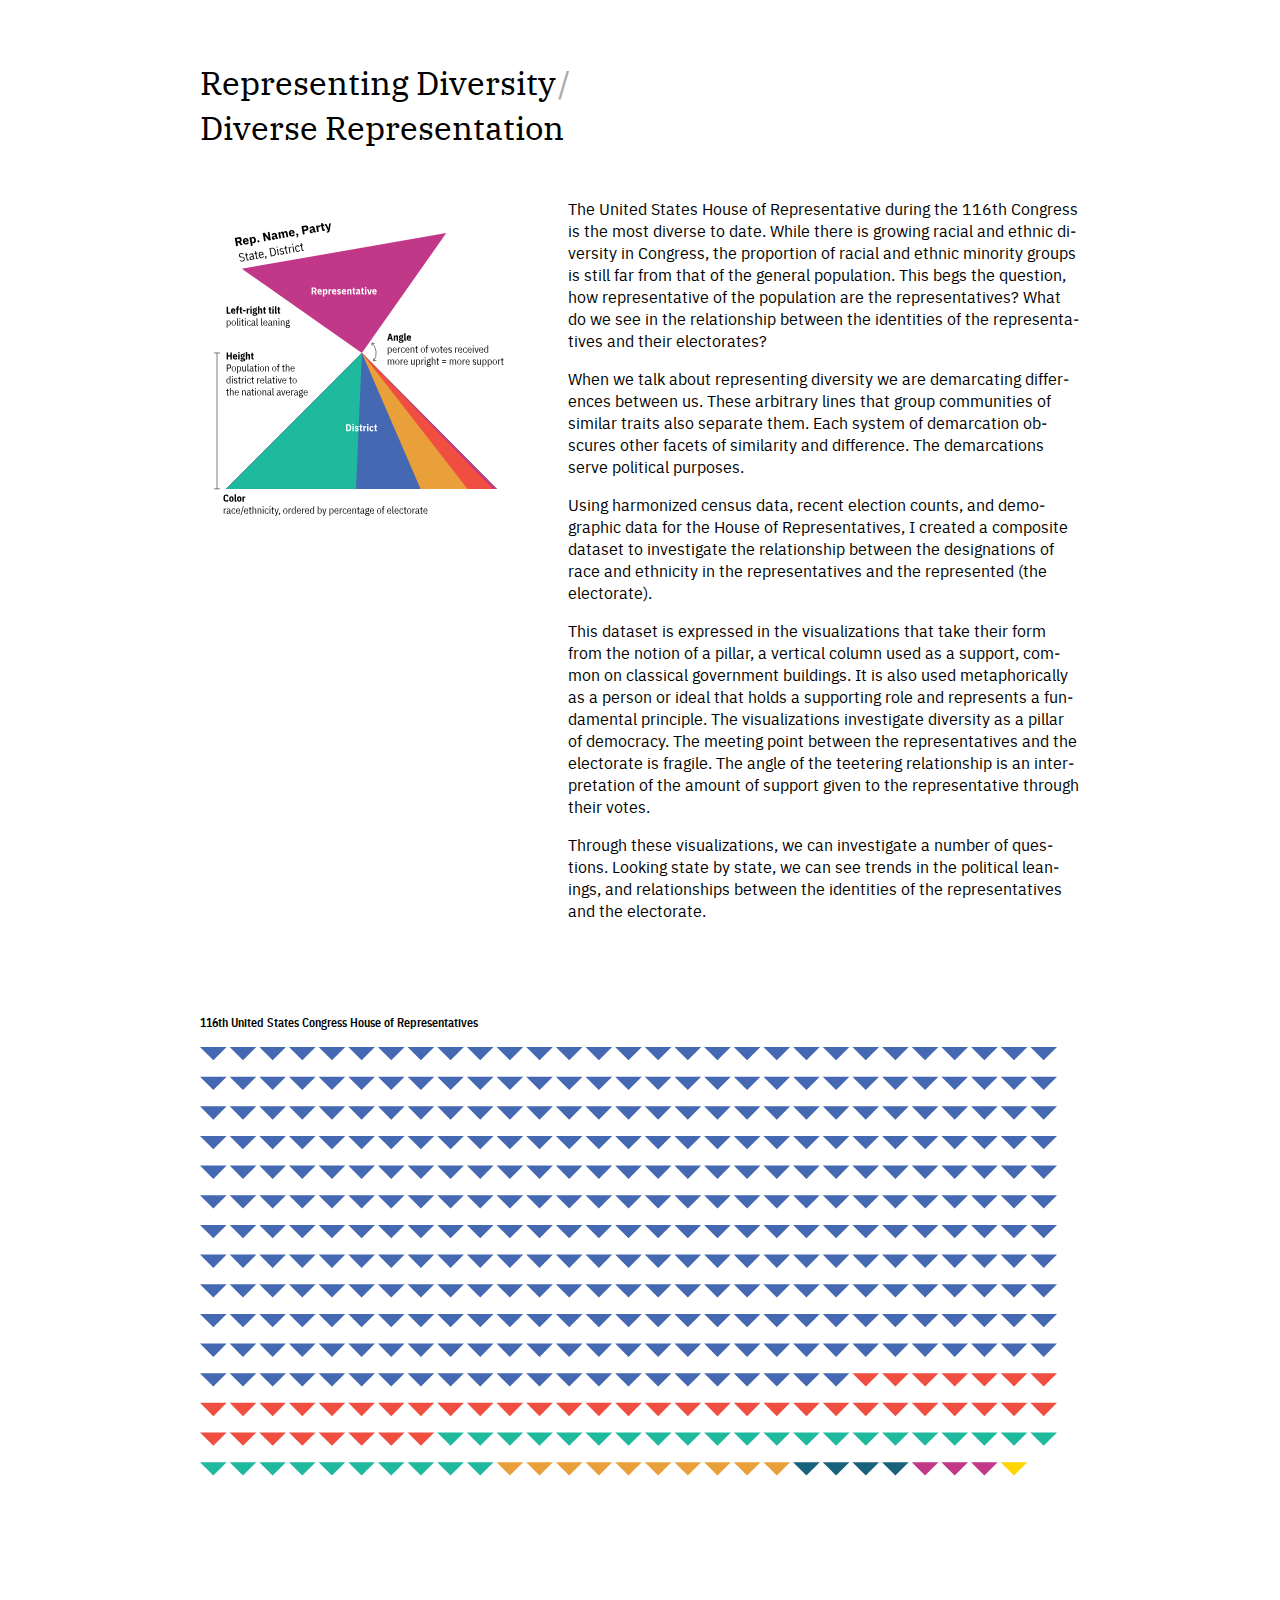
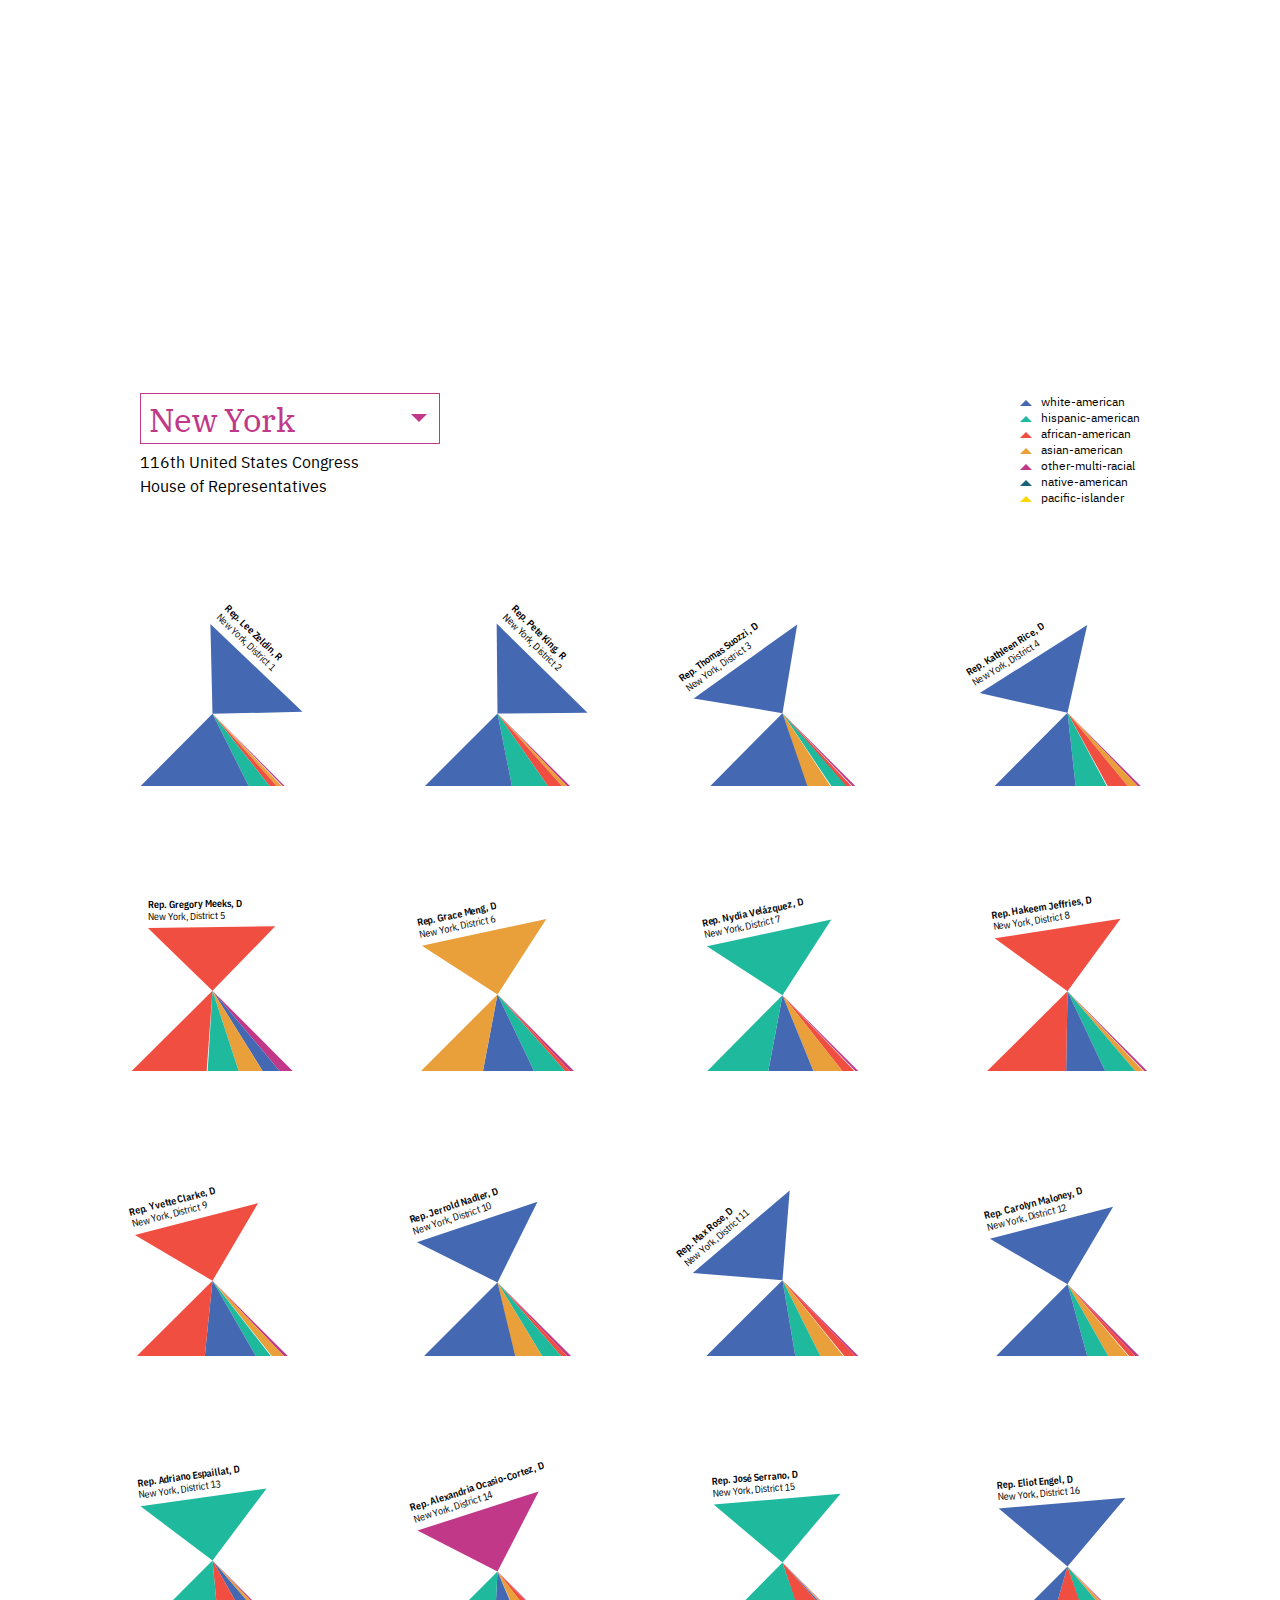
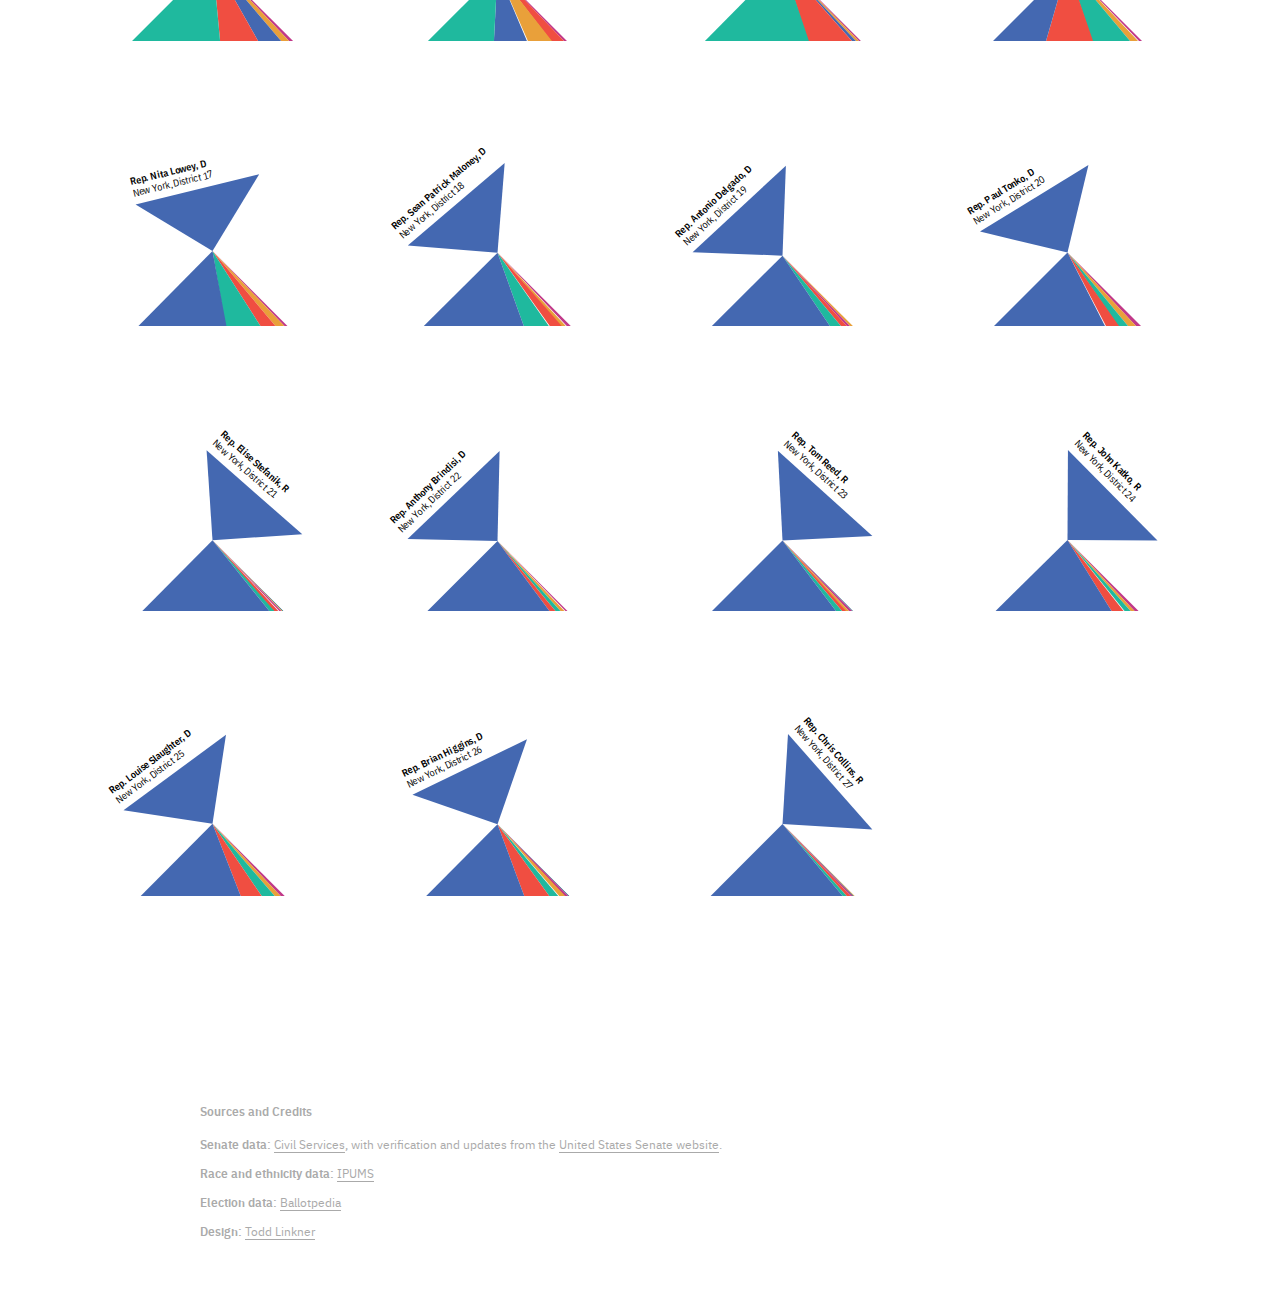
<file: index.html>
<!DOCTYPE html>
<html lang="en">

<head>
	<meta charset="UTF-8">
	<title>Representing Diversity/Diverse Representation</title>
	<link rel="stylesheet" href="./style.css">
	<link rel="stylesheet" href="./font/font.css">
	<!-- Global site tag (gtag.js) - Google Analytics -->
	<script async src="https://www.googletagmanager.com/gtag/js?id=UA-139880014-1"></script>
	<script>
	  window.dataLayer = window.dataLayer || [];
	  function gtag(){dataLayer.push(arguments);}
	  gtag('js', new Date());
	  gtag('config', 'UA-139880014-1');
	</script>
</head>
<header class="header">
	<h1 class="title">Representing Diversity<span>/</span><br>Diverse Representation</h1>
	<div class="columns">
		<div class="col">
			<p>The United States House of Representative during the 116th Congress is the most diverse to date. While there is growing racial and ethnic diversity in Congress, the proportion of racial and ethnic minority groups is still far from that of the general population. This begs the question, how representative of the population are the representatives? What do we see in the relationship between the identities of the representatives and their electorates?</p>
			<p>When we talk about representing diversity we are demarcating differences between us. These arbitrary lines that group communities of similar traits also separate them. Each system of demarcation obscures other facets of similarity and difference. The demarcations serve political purposes.</p>
			<p>Using harmonized census data, recent election counts, and demographic data for the House of Representatives, I created a composite dataset to investigate the relationship between the designations of race and ethnicity in the representatives and the represented (the electorate).</p>
			<p>This dataset is expressed in the visualizations that take their form from the notion of a pillar, a vertical column used as a support, common on classical government buildings. It is also used metaphorically as a person or ideal that holds a supporting role and represents a fundamental principle. The visualizations investigate diversity as a pillar of democracy. The meeting point between the representatives and the electorate is fragile. The angle of the teetering relationship is an interpretation of the amount of support given to the representative through their votes.</p>
			<p>Through these visualizations, we can investigate a number of questions. Looking state by state, we can see trends in the political leanings, and relationships between the identities of the representatives and the electorate.</p>
	</div>
		<div class="col">
			<img src="img/diagram.svg" width="320px" height="320px" alt="Explanatory Diagram" />
		</div>
	</div>
</header>
<div class="layout">
	<div class="intro">
		<div class="us-chart"></div>
	</div>
	<div class="body">
		<div class="state-control">
			<ul class="legend">
				<li><span class="legend-dot" style="background:#4468B1"></span> white-american</li>
				<li><span class="legend-dot" style="background:#1FB99E"></span> hispanic-american</li>
				<li><span class="legend-dot" style="background:#F04E41"></span> african-american</li>
				<li><span class="legend-dot" style="background:#E9A03A"></span> asian-american</li>
				<li><span class="legend-dot" style="background:#C13889"></span> other-multi-racial</li>
				<li><span class="legend-dot" style="background:#19627C"></span> native-american</li>
				<li><span class="legend-dot" style="background:#FFD602"></span> pacific-islander</li>
			</ul>
			<div class="ui-select"> </div>
			<label class="ui-label" for="state-ui"> 116th United States Congress
				<br> House of Representatives </label>
		</div>
		<div class="state-plot"></div>
	</div>
</div>
<footer class="footer">
	<h4>Sources and Credits</h4>
	<p><b>Senate data:</b> <a href="https://github.com/CivilServiceUSA/us-senate">Civil Services</a>, with verification and updates from the <a href="https://www.senate.gov">United States Senate website</a>.</p>
	<p><b>Race and ethnicity data:</b> <a href="https://www.ipums.org">IPUMS</a></p>
	<p><b>Election data:</b> <a href="https://ballotpedia.org">Ballotpedia</a> </p>
	<p><b>Design:</b> <a href="//tlda.co">Todd Linkner</a></p>
</footer>

<body>
	<script src='./lib/ScrollMagic.min.js'></script>
	<script src="./lib/debug.addIndicators.min.js"></script>
	<script src="./lib/d3.min.js"></script>
	<script src="./script.js"></script>
</body>

</html>
</file>
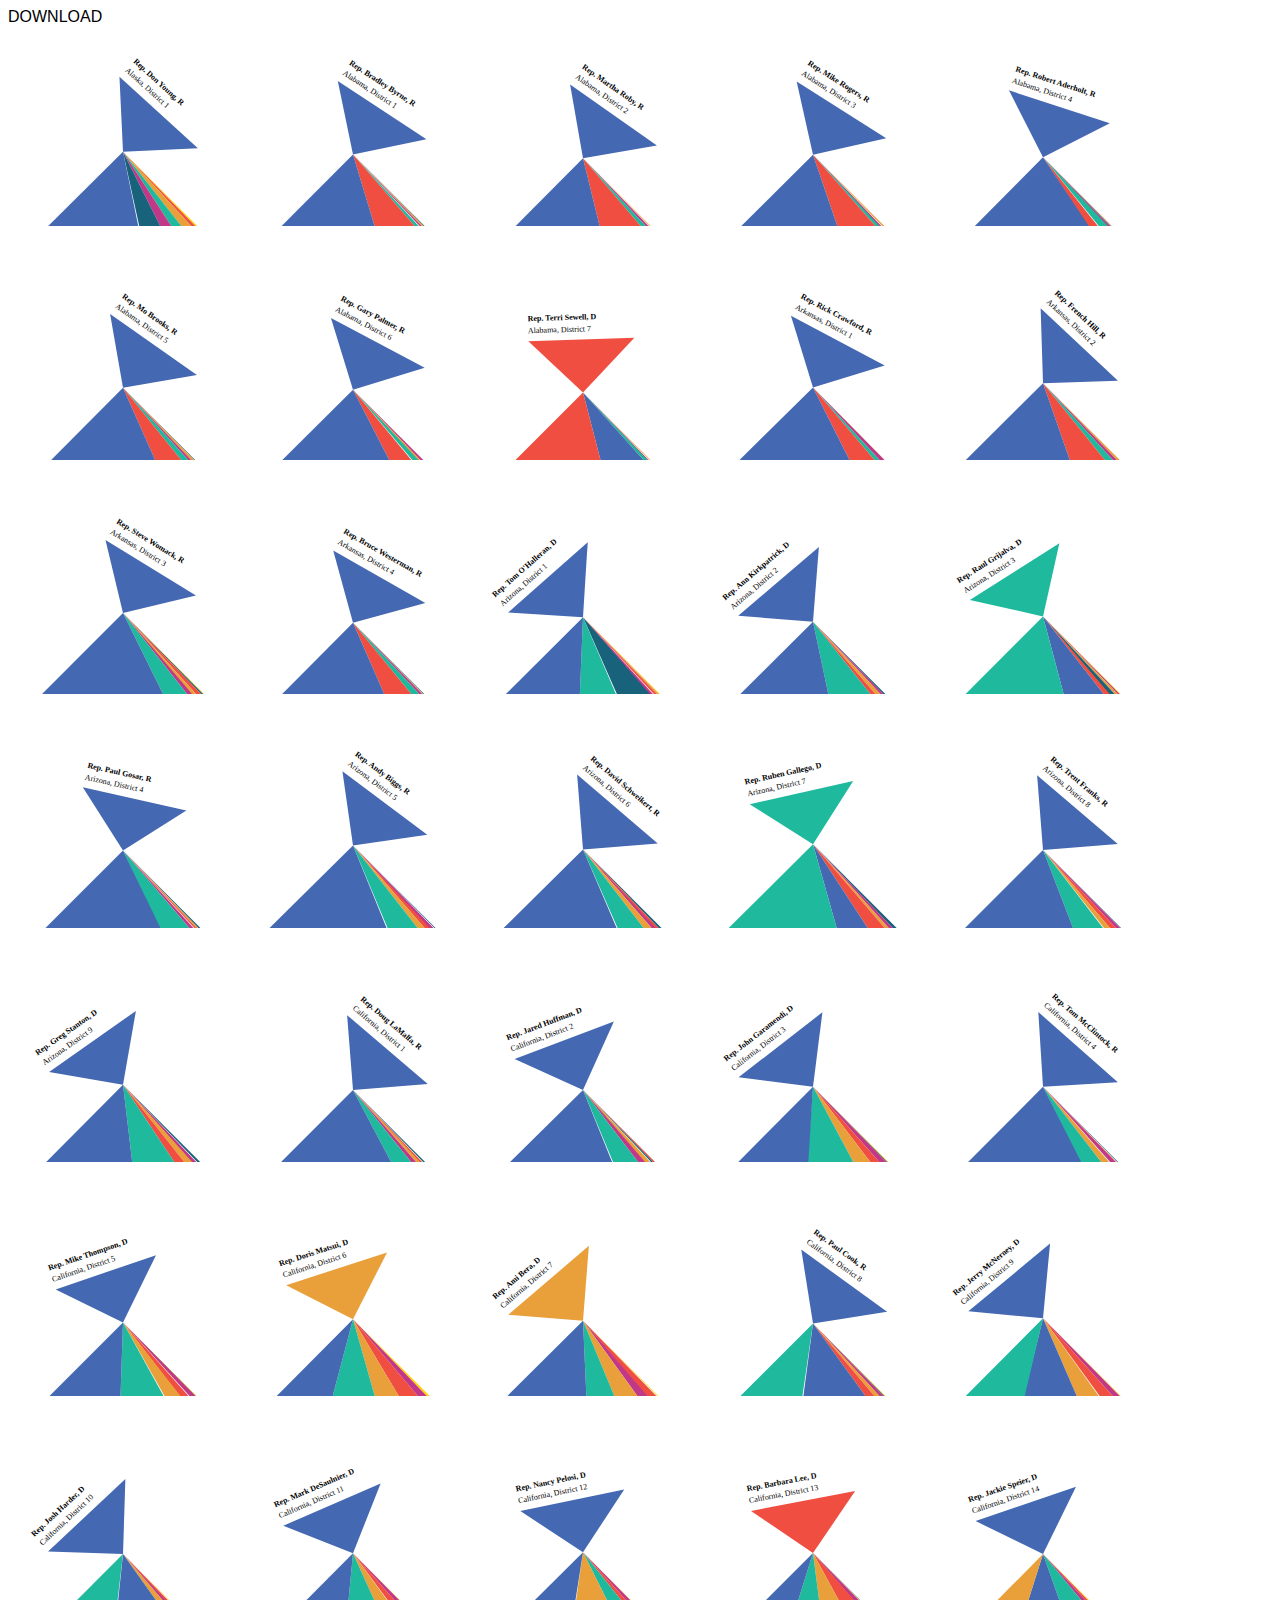
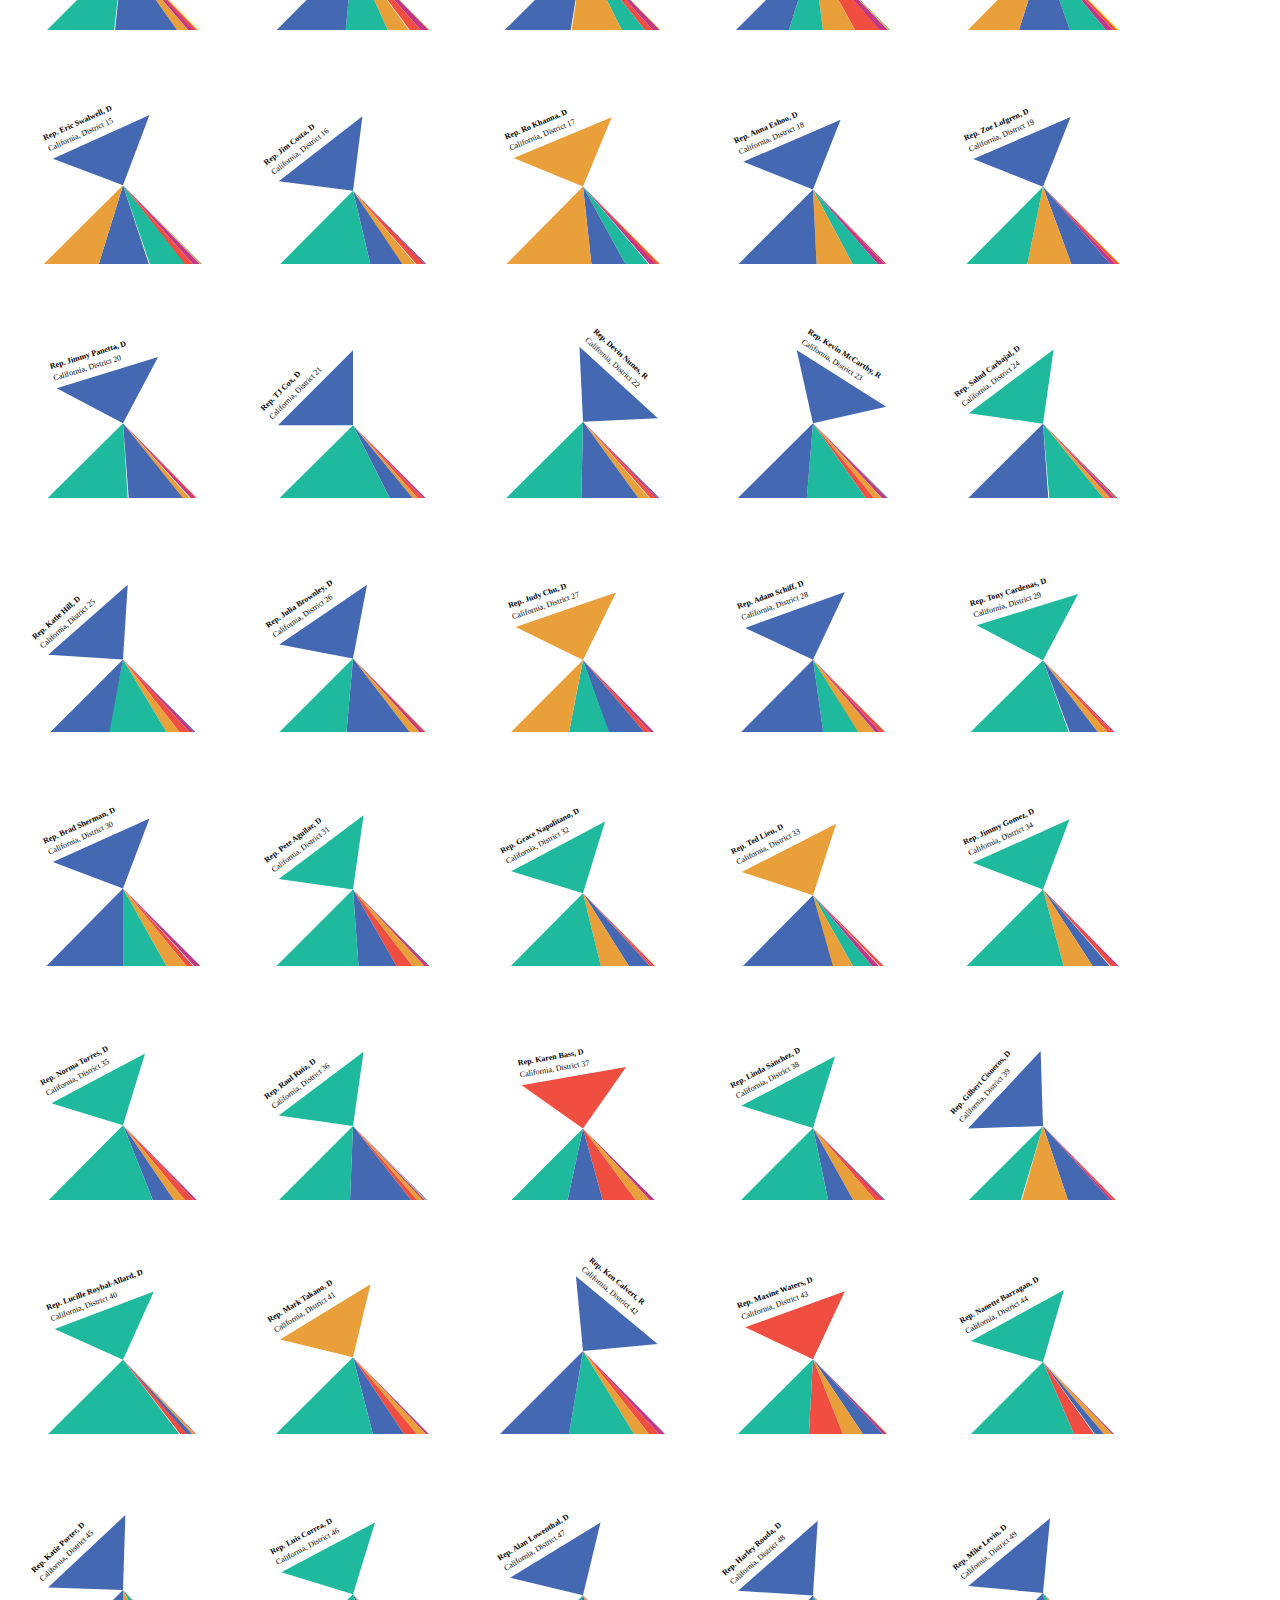
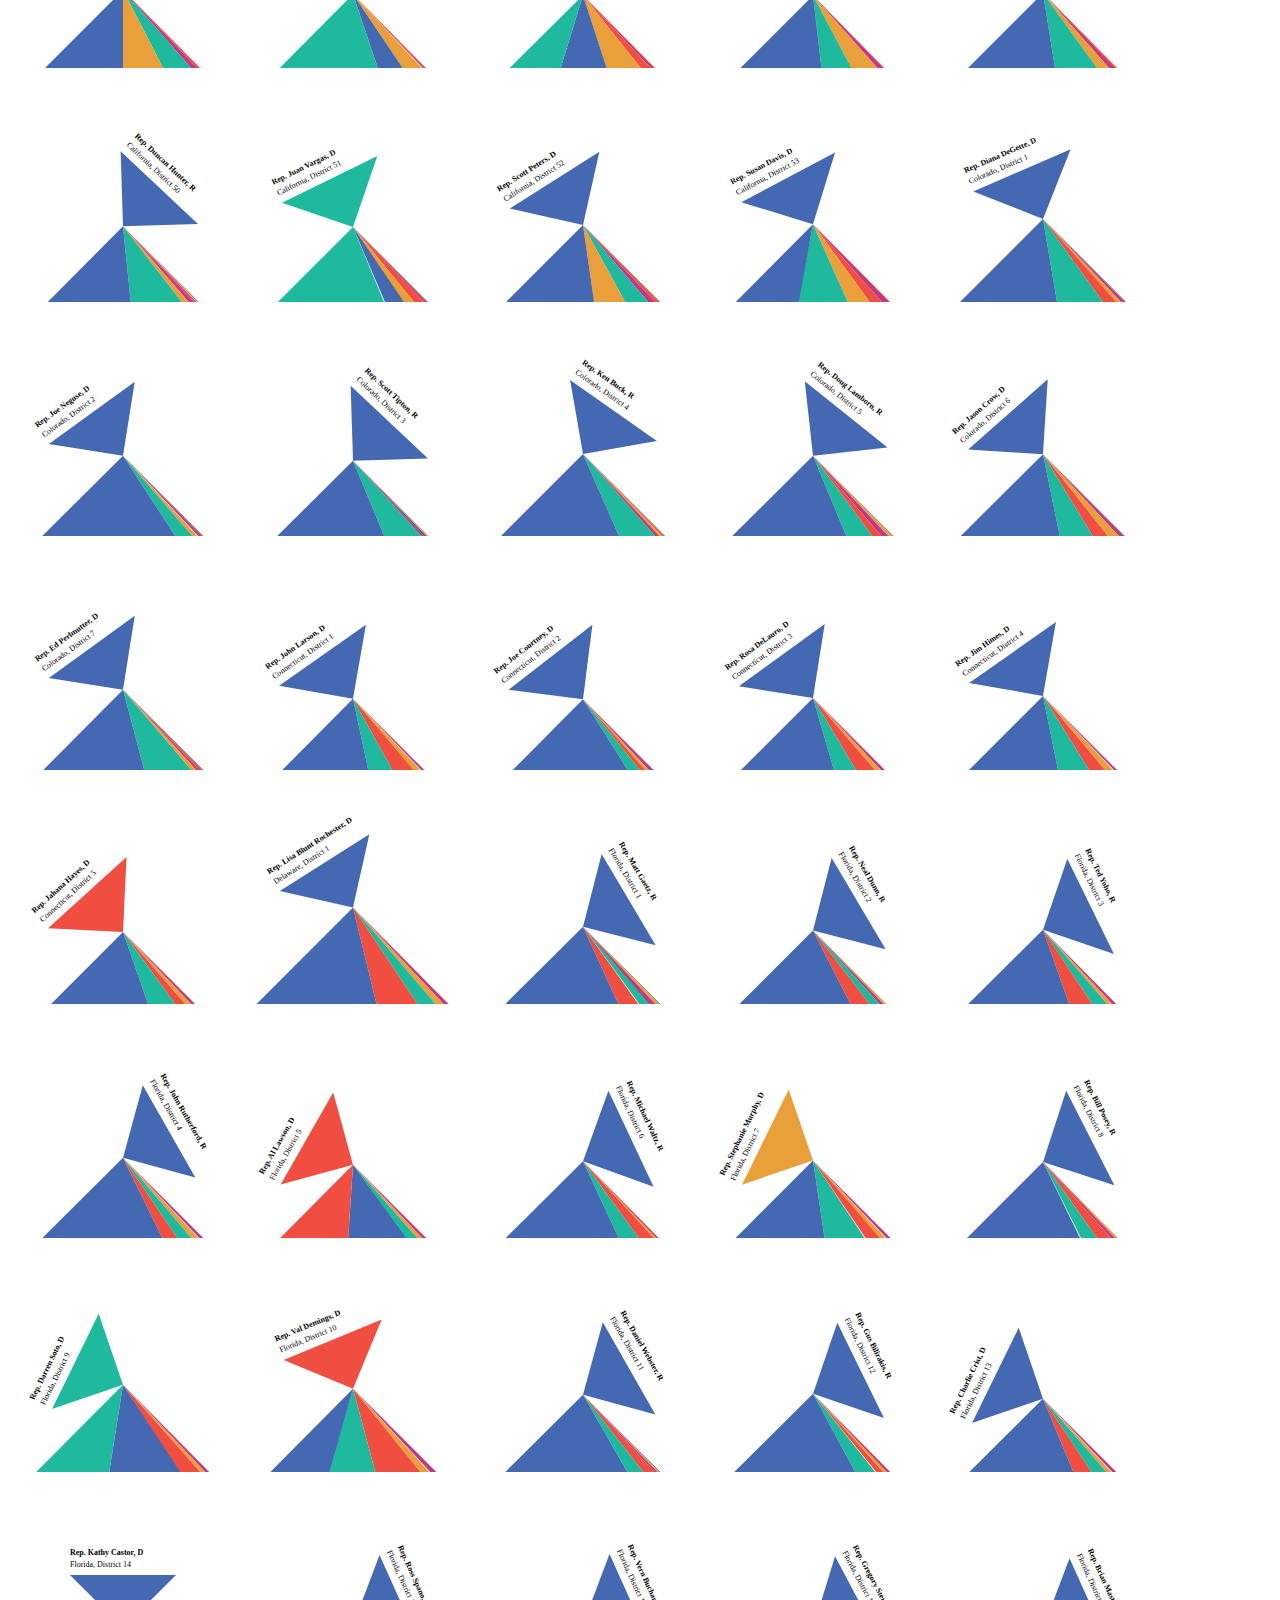
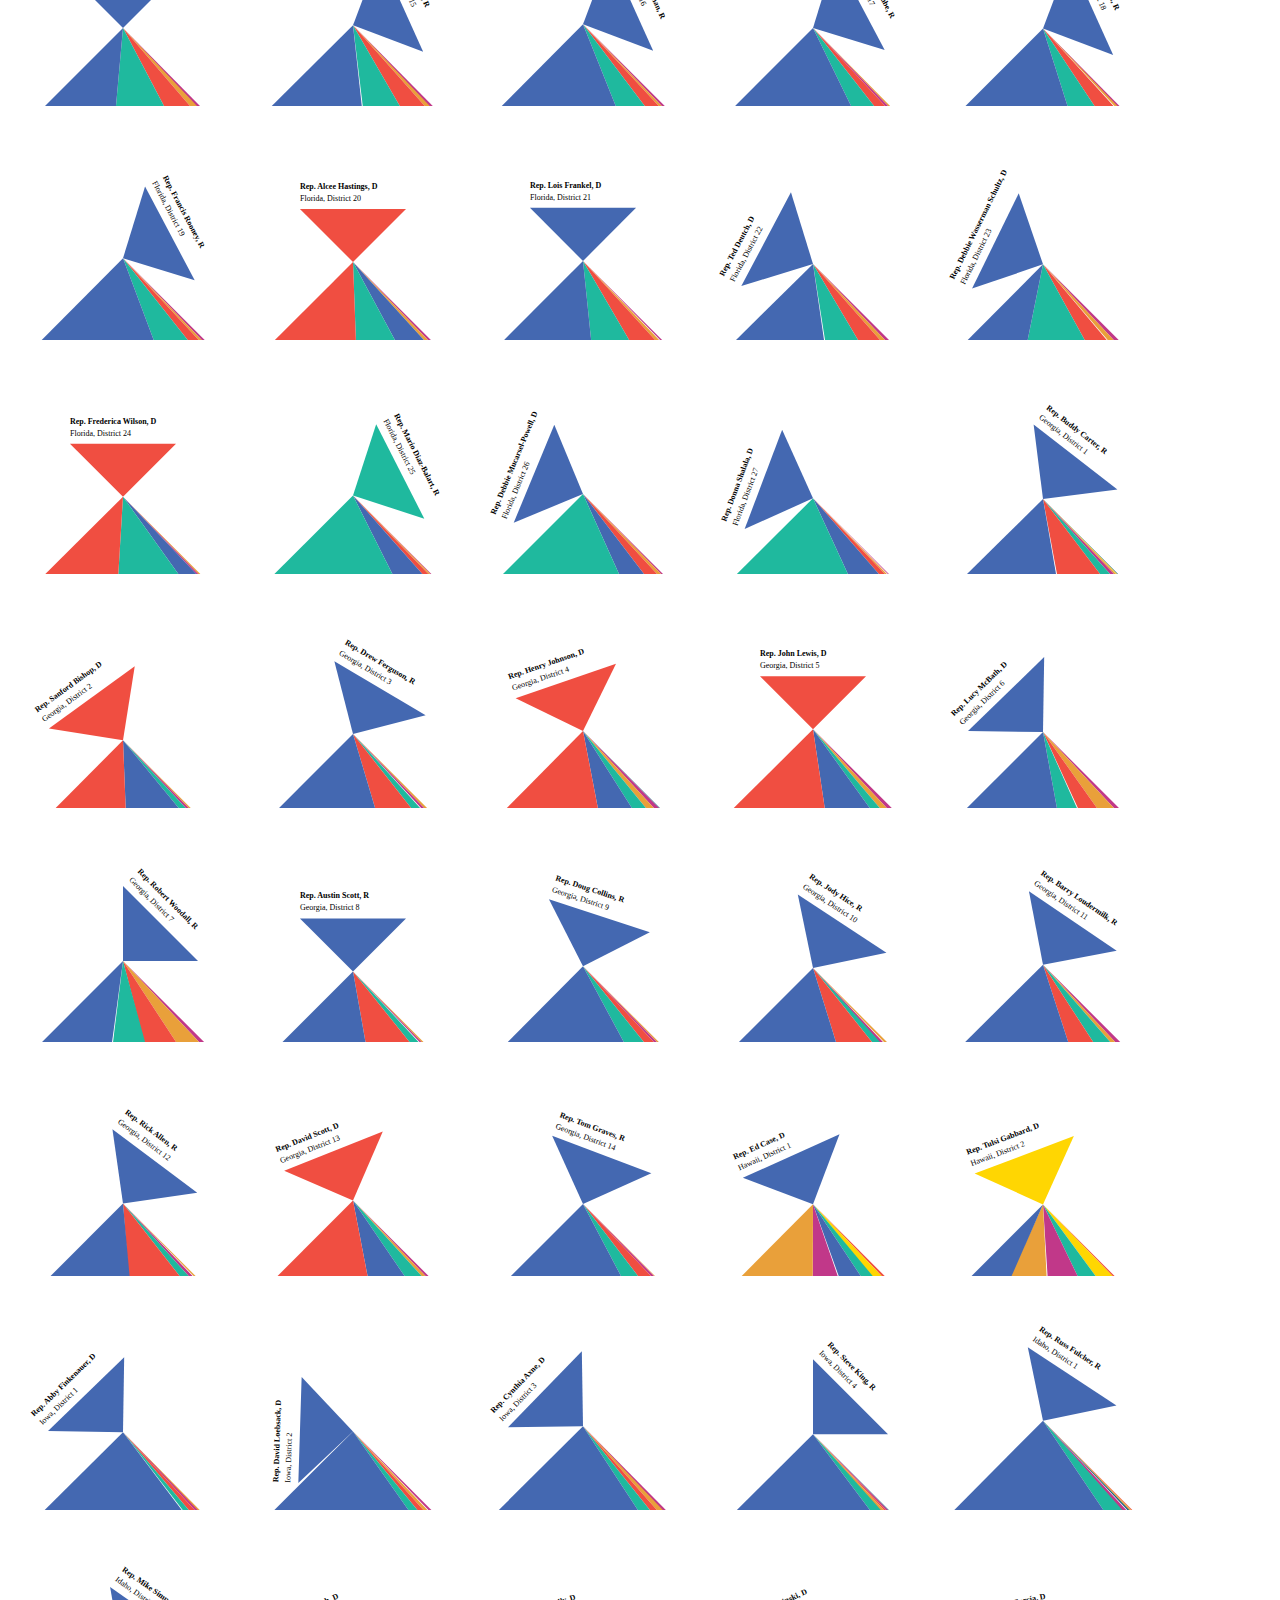
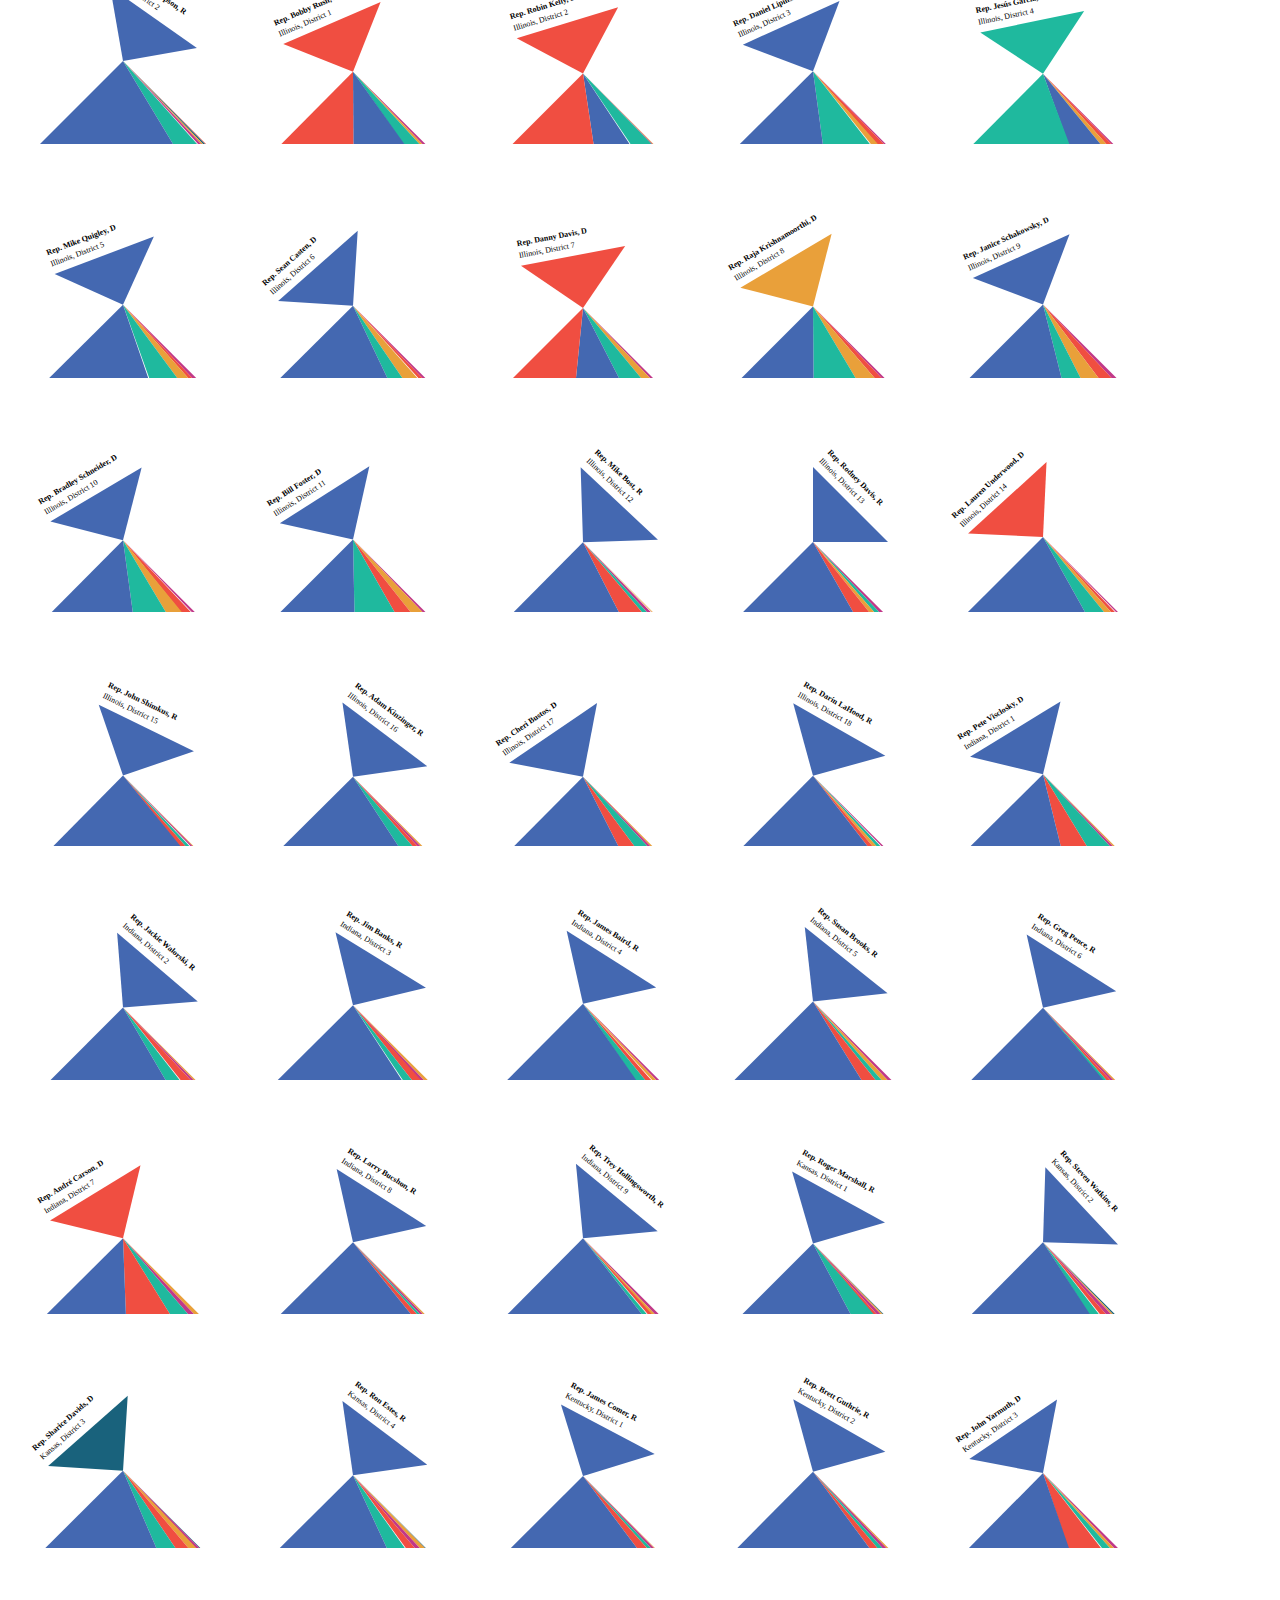
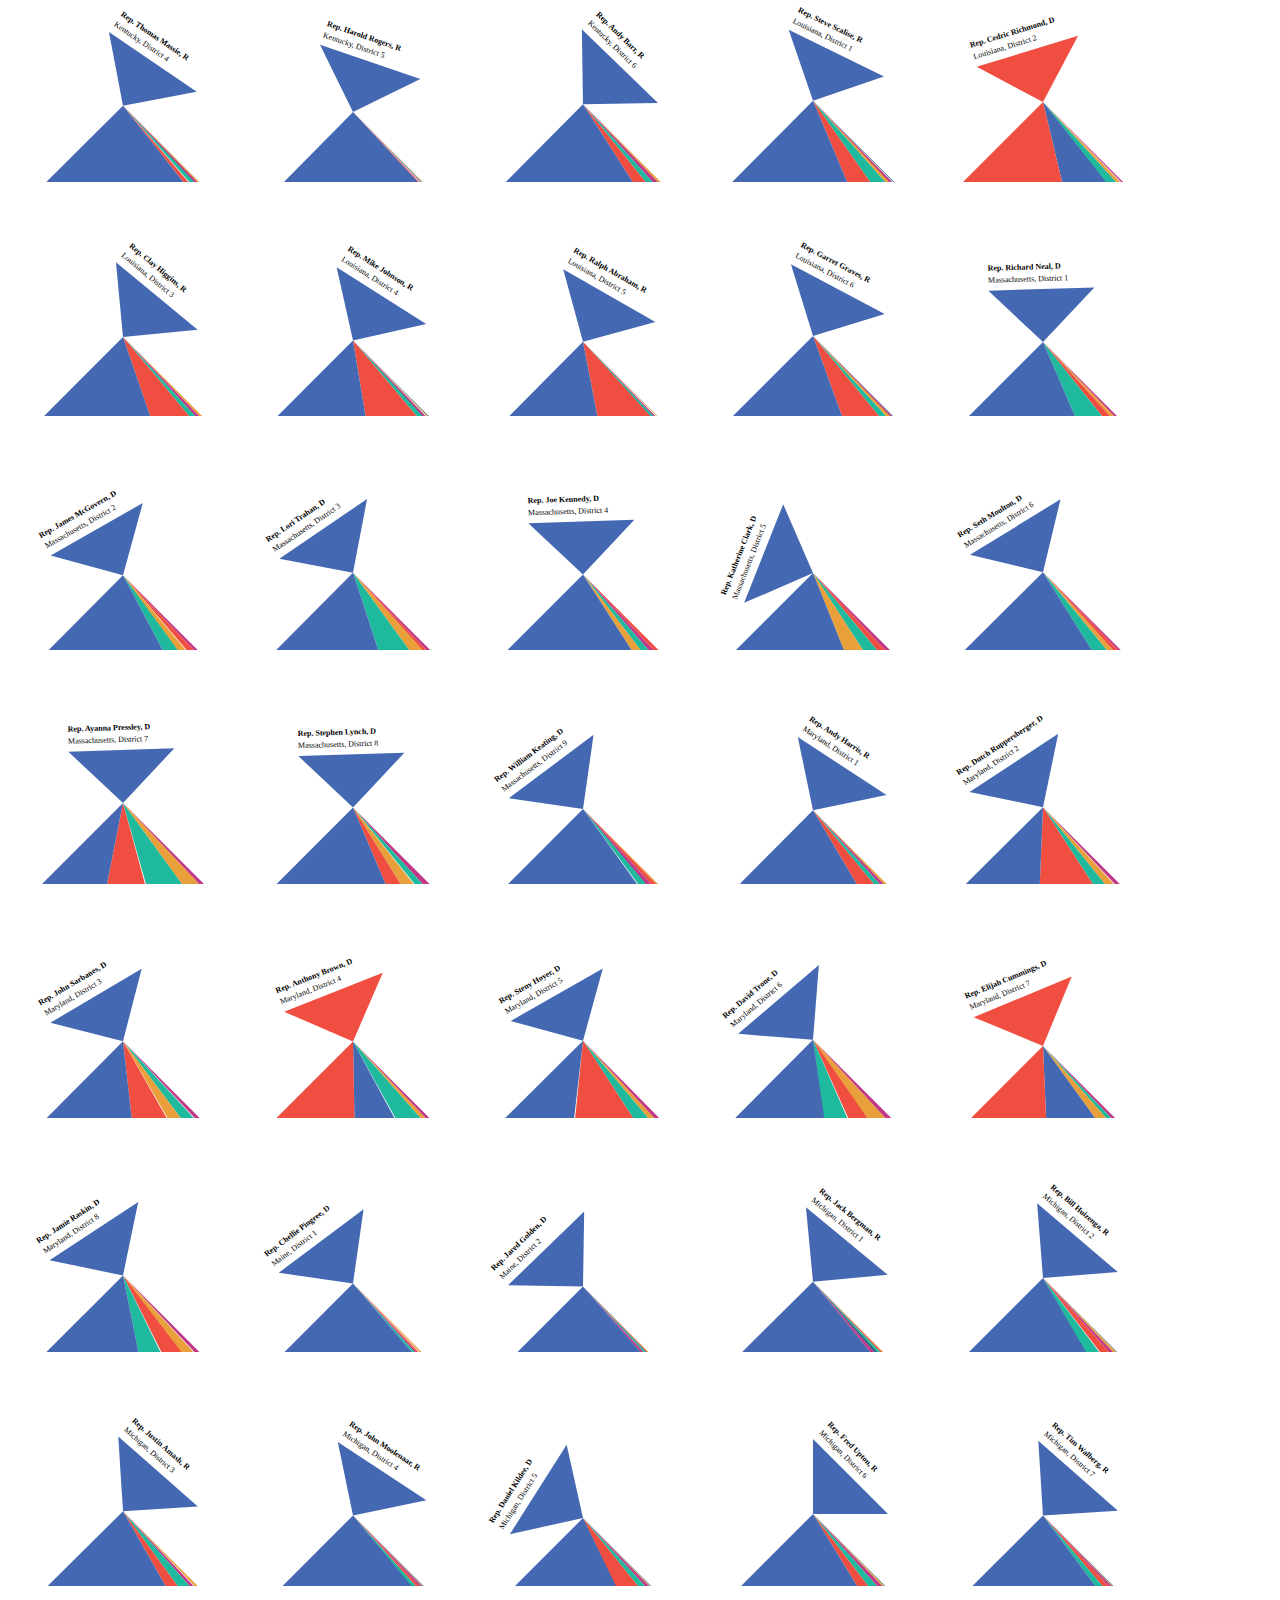
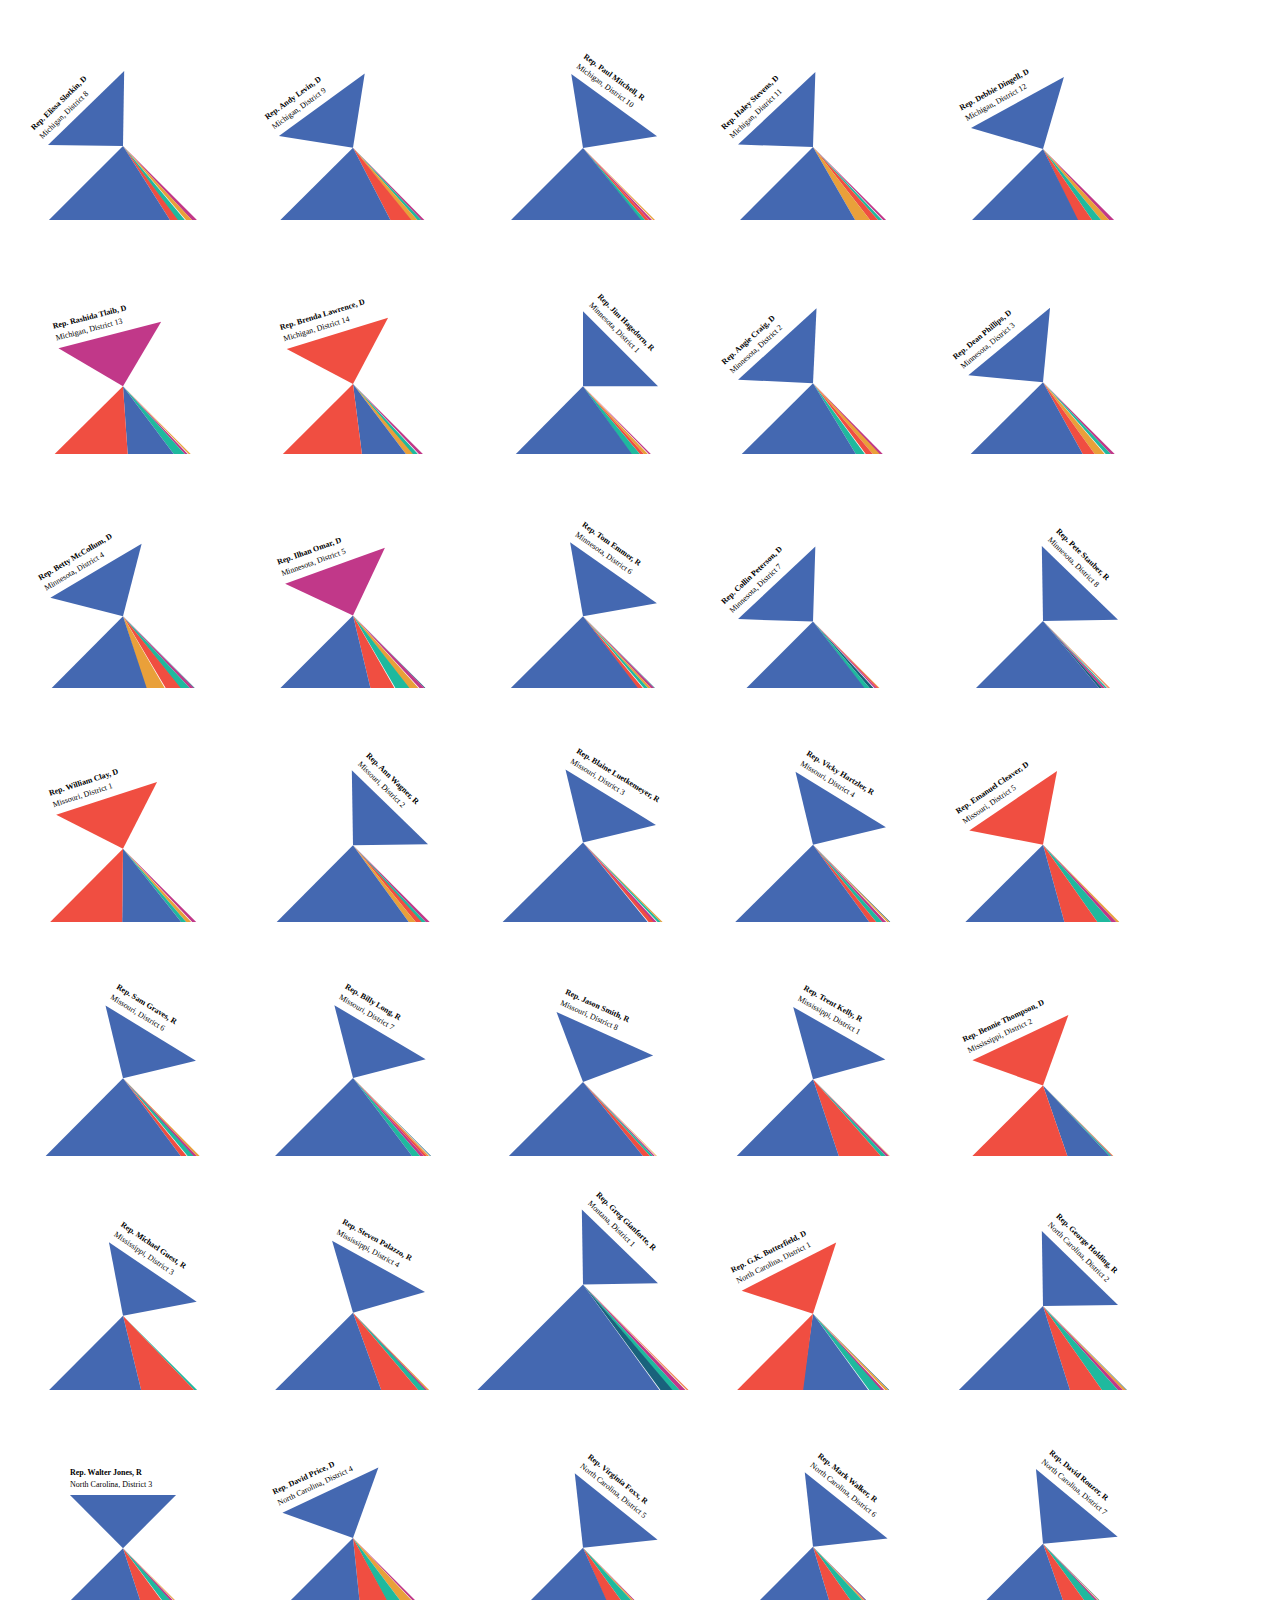
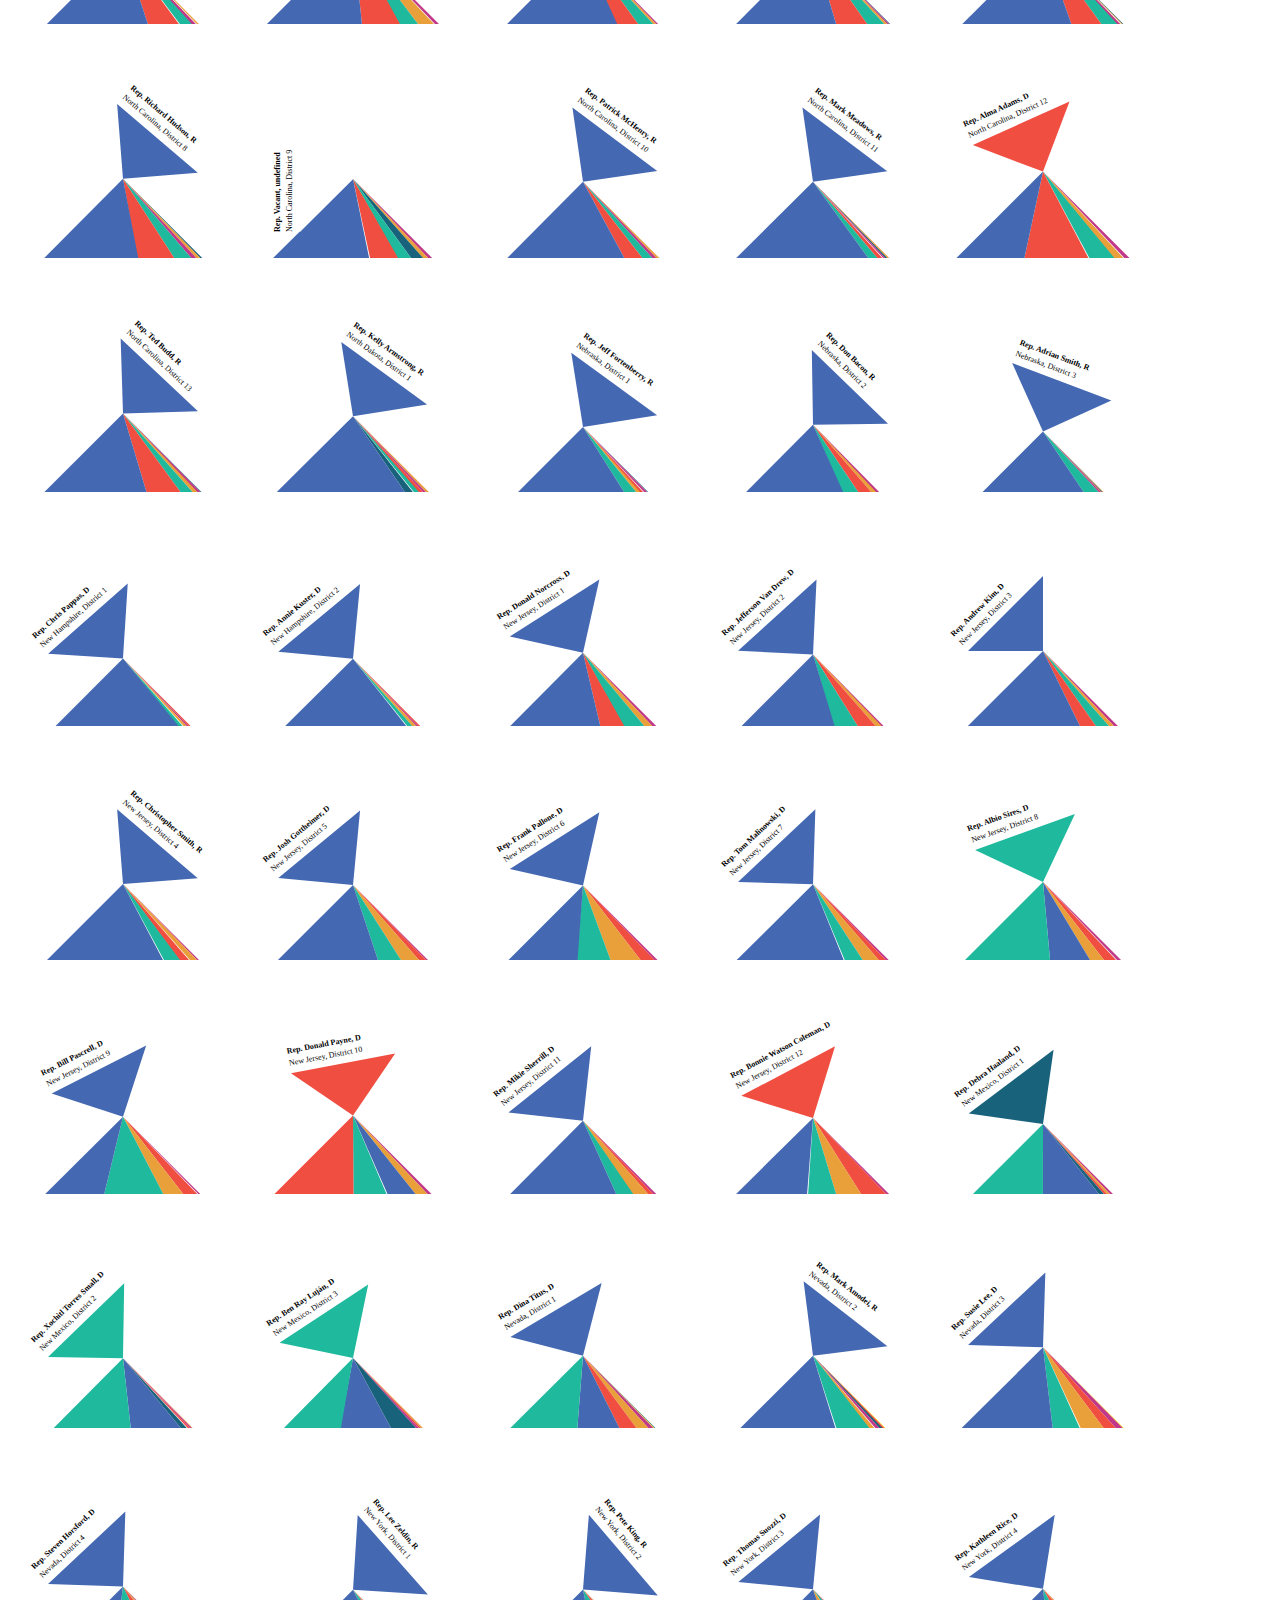
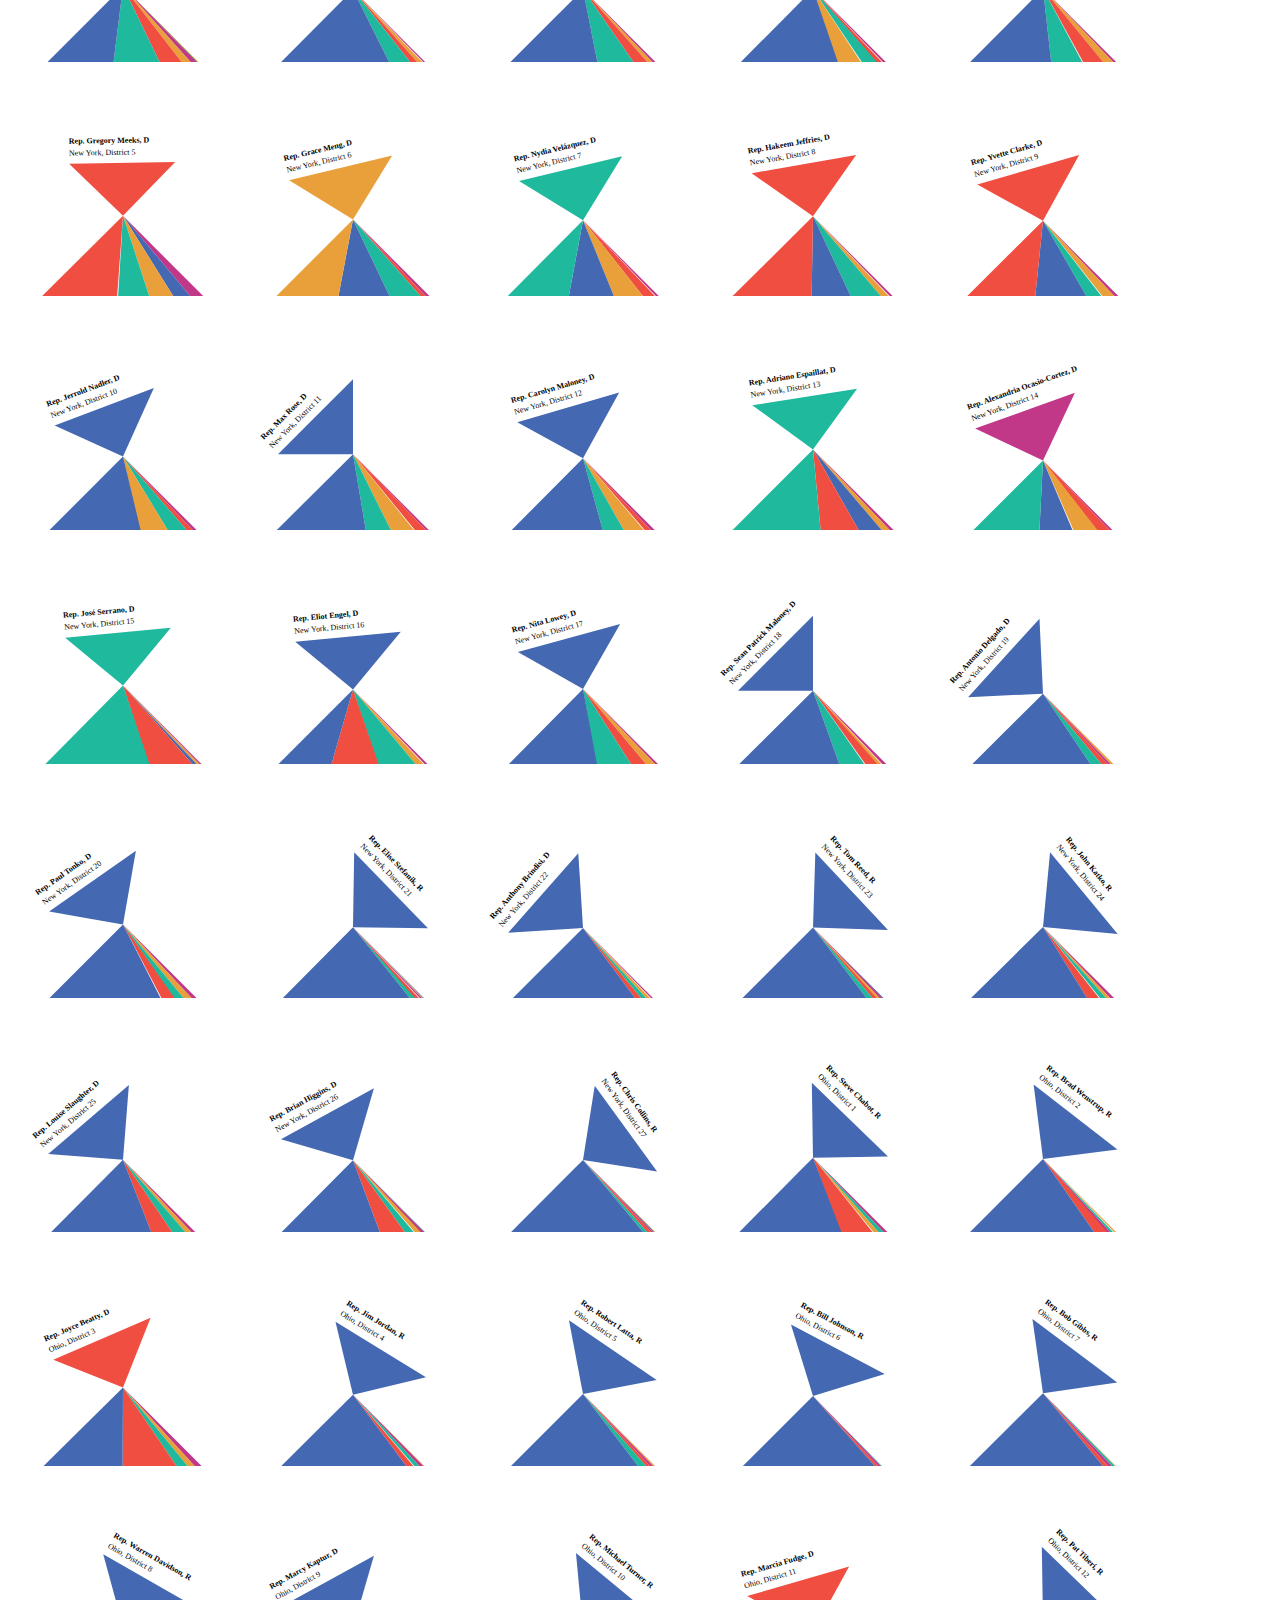
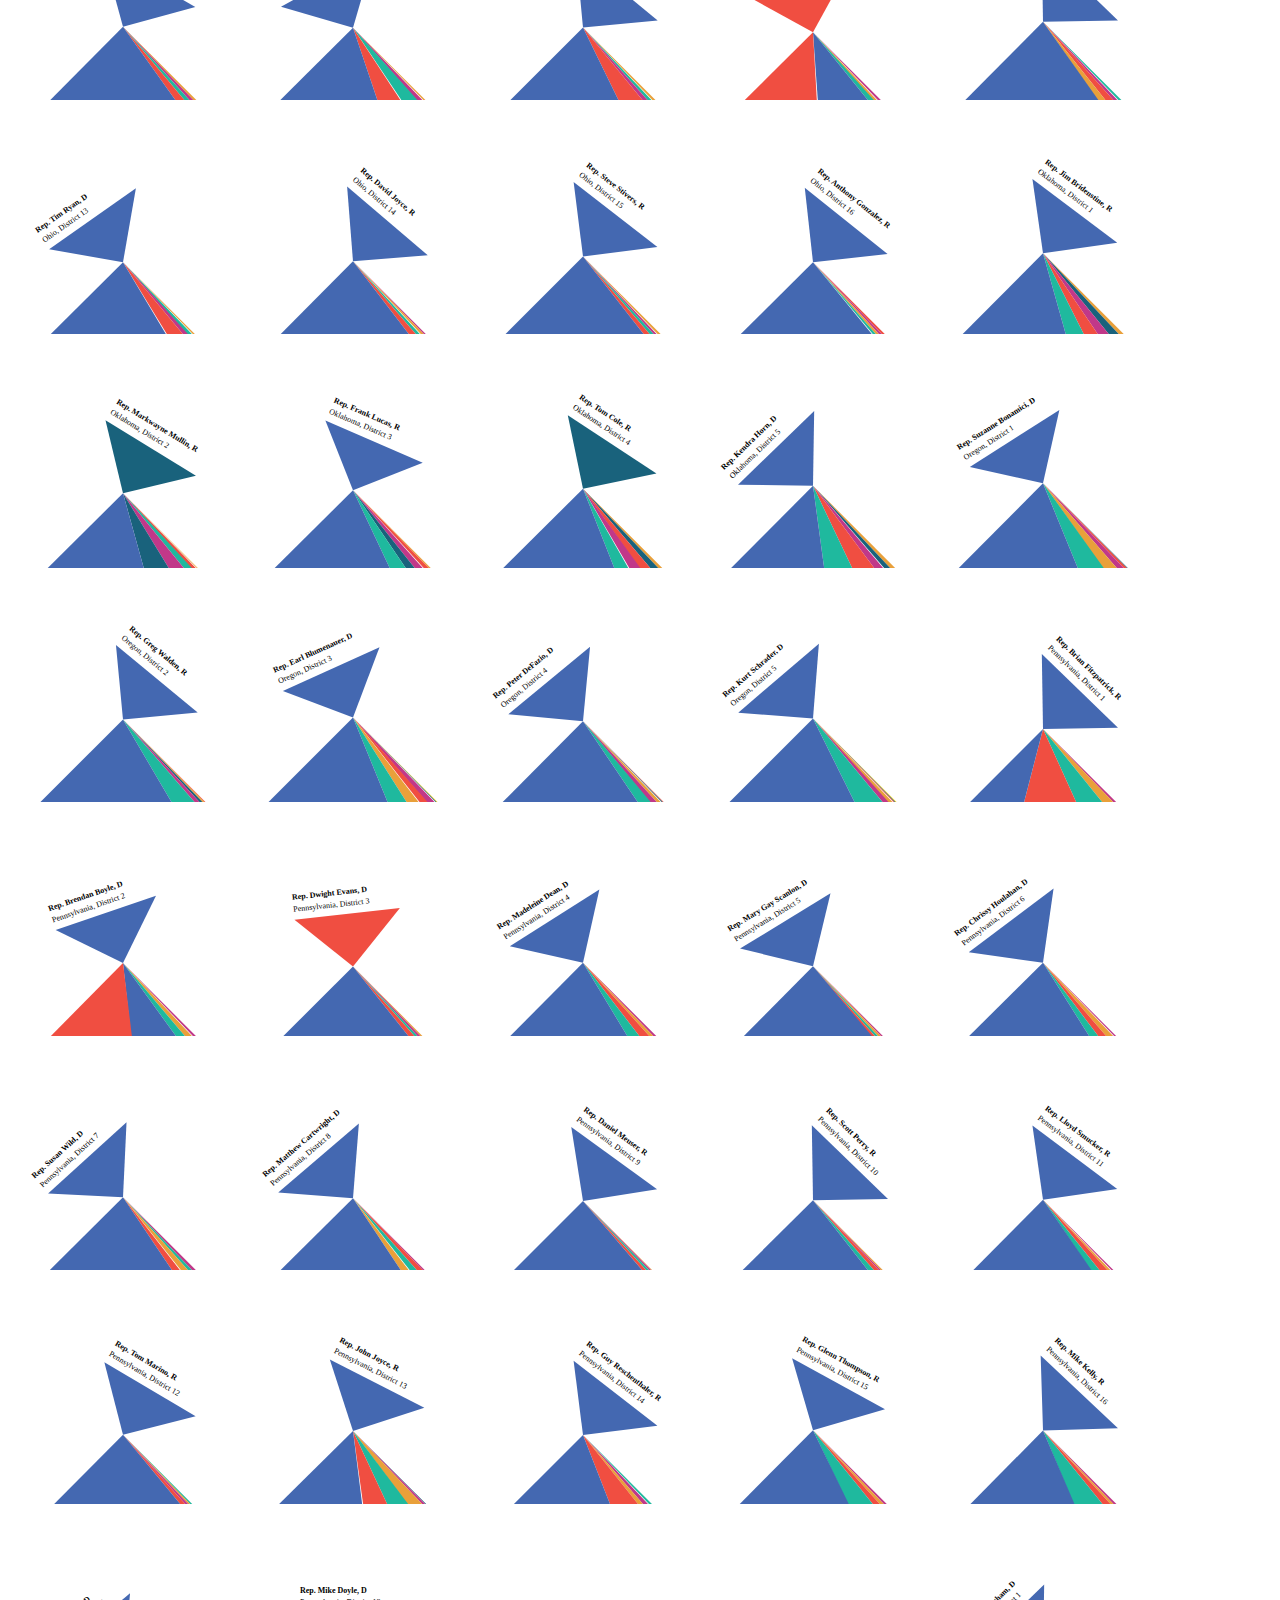
<file: generate-plots.html>
<!DOCTYPE html>
<html lang="en">
<head>
<meta charset="UTF-8">
<title>grid to pyramid</title>
<style>
body {font-family: sans-serif;}
</style>
</head>
<div id="dl">DOWNLOAD</div>
<div class="state-plot"></div>
<body>
<script src="./lib/d3.min.js"></script>
<script src="./lib/d3-save-svg.min.js"></script>
<script>

function getEthColor(eth){

  const data = [{
    "ethnicity": "african-american"
    , "color": "#F04E41"
  }, {
    "ethnicity": "asian-american"
    , "color": "#E9A03A"
  }, {
    "ethnicity": "hispanic-american"
    , "color": "#1FB99E"
  }, {
    "ethnicity": "native-american"
    , "color": "#19627C"
  }, {
    "ethnicity": "other-multi-racial"
    , "color": "#C13889"
  }, {
    "ethnicity": "pacific-islander"
    , "color": "#FFD602"
  }, {
    "ethnicity": "white-american"
    , "color": "#4468B1"
  }, {
    "ethnicity": "middle-eastern-american"
    , "color": "#7d7bfe"
  }, {
    "ethnicity": "NA"
    , "color": "#FFFFFF"
  }];
  const colorTmp = data.map(d => {
      return [d.ethnicity,d.color]
    });
  const colorMap = new Map(colorTmp);
  let c = colorMap.get(eth)
  if (!eth) {c = "#FFFFFF";}
  return c;
}

const voterPromise = d3.json('data/house-data.json');
voterPromise.then(data=>{
  
  const districts = d3.nest()
      .key(d =>d.id)
      .entries(data);
  
  console.log(districts);
  drawGrid(districts)
  
  const dl = d3.select('#dl')
    .on('click',function(){
      slowIterate(d3.selectAll('.chart').nodes());
      console.log("Save plots")
    });

})

// district grid ================================

function drawGrid(data) {

  const w = 230;
  const h = 230;
  
  const dom = d3.select(".state-plot");

  const nodes = dom.selectAll(".chart") 
    .data(data);
    
  const nodesEnter = nodes.enter()
    .append("svg")
    .attr("class","chart")
    .attr("width",w)
    .attr("height",h)

  nodes.merge(nodesEnter)
    .attr("id",d=>d.key)
    .each(function(d){
      drawVoters(this,d.values);
    })

  nodes.exit()
    .transition()
    .duration(500)
    .style("opacity",0)
    .remove();
    
}



// voters triangle ==============================

function drawVoters(dom,data){

  // bug: this doesn't appear to be working: stacking order is wrong.
  dataSorted = data.sort((a,b) => a.voterEthnicityValue - b.voterEthnicityValue);

  const plot = d3.select(dom);
  const w = dom.clientWidth;
  const h = dom.clientHeight;
  const baseline = 100; // adjust vertical position

  const center = {x: w/2, y: baseline};
  const dist = 75;

  // goal = usTotal / 435
  // 325014505 / 435 = 747160   
  const ethSum = d3.sum(data,d=>d.voterEthnicityValue)
  const ratio = ethSum / 747160;
  
  // sohtahcoa
  const theta = degToRad(45);
  const opp = dist * ratio;
  const hyp = opp / Math.sin(theta);

  // use height as measure
  const bVertex = findPoint(center, degToRad(270), 0);
  const bLeft = findPoint(center, degToRad(270 + 45), hyp);
  const bRight = findPoint(center, degToRad(270 - 45), hyp);
  
  // scaling function
  const scaleEthData = d3.scaleLinear()
    .domain([0, d3.sum(data, d=>d.voterEthnicityValue)])
    .rangeRound([0,bRight.x-bLeft.x]);
  
  const nodes = plot.selectAll(".node") 
    .data(data, d=>d.voterEthnicity);
    
  // adjust
  const ay = center.y - bRight.y + 100;

  /* At this point I had to bread enter exit update 
   * because the sort order wasn't updating.
   * I could fix this by not drawing overlapping
   * shapes. 
   */
   
  const nodesRemove = plot.selectAll(".node")
    .remove();
    
  const nodesFresh = plot.selectAll(".node")
    .data(dataSorted, d=>d.voterEthnicity)
    .enter()
    .append("polygon")
    .attr("class","node")
    .attr("points",(d,i)=>{
      let left = scaleEthData(d3.sum(dataSorted.slice(0,i),d=>d.voterEthnicityValue));
      let right = scaleEthData(d.voterEthnicityValue);
      return `${bLeft.x + left},${bLeft.y + ay}, ${bVertex.x},${bVertex.y + ay}, ${bLeft.x + left + right},${bRight.y + ay}`;
    })
		.attr("data-state",d=>d.state)
    .attr("data-ethnicity",d=>d.voterEthnicity)
    .attr("data-ethnicity-value",d=>d.voterEthnicityValue)
    .attr("fill", d=>getEthColor(d.voterEthnicity));
  
  drawRep(dom,[data[0]],ay);

}



// rep triangle =================================

function drawRep(dom,data,ay){

  data = data[0];

  const plot = d3.select(dom);
  const w = dom.clientWidth;
  const h = dom.clientHeight;
  const baseline = 100; // adjust vertical position

  const center = {x: w/2, y: baseline};
  const dist = 75;

  // get triangle points
	// let angleA = data.repPct * 45; // limit to angle
  let angleA = (1 - data.repPct) * 90; // limit to angle
  if (data.repParty == "R") {
    angleA = angleA * -1;
  }

  // get triangle points
  const aVertex = findPoint(center, degToRad(90), 0);
  const aLeft = findPoint(center, degToRad(90 + 45 + angleA), dist);
  const aRight = findPoint(center, degToRad(90 - 45 + angleA), dist);

  // position for labels
  const textAngle = findAngleAB(aLeft, aRight);
  const textPos = findPoint(aLeft, textAngle + 90, 0);

  // rep label
  const repLabel = plot.selectAll('.repLabel')
    .data([data]);

  const repLabelEnter = repLabel.enter()
    .append('text')
    .attr('class', 'repLabel')
    .datum(data)

  repLabel.merge(repLabelEnter)
    .text(d=>`Rep. ${d.repName}, ${d.repParty}`)
    .attr('x',textPos.x)
    .attr('y',textPos.y - 20 + ay)
    .attr("transform",`rotate(${radToDeg(textAngle)}, ${textPos.x}, ${textPos.y + ay})`)
    .attr('font-size','8px')
    .style('font-weight','bold')
    .style('font-family','IBM Plex Sans Condensed');

  repLabel.exit()
    .remove();

  // district label
  const distLabel = plot.selectAll('.distLabel')
    .data([data]);

  const distLabelEnter = distLabel.enter()
    .append('text')
    .attr('class', 'distLabel')
    .datum(data)

  distLabel.merge(distLabelEnter)
    .text(d=>`${d.state}, District ${d.district}`)
    .attr('x',textPos.x)
    .attr('y',textPos.y - 8 + ay)
    .attr("transform",`rotate(${radToDeg(textAngle)}, ${textPos.x}, ${textPos.y + ay})`)
    .attr('font-size','8px')
    .style('font-weight','regular')
    .style('font-family','IBM Plex Sans Condensed')

  distLabel.exit()
    .remove();

  // rep plot
  const rep = plot.selectAll('.rep')
    .data([data]);

  const repEnter = rep.enter()
    .append('polygon')
    .attr('class', 'rep')
    .datum(data)

  rep.merge(repEnter)
    .attr("points",`${aLeft.x},${aLeft.y + ay}, ${aVertex.x},${aVertex.y + ay}, ${aRight.x},${aRight.y + ay}`)
    .attr("fill", d=>getEthColor(d.repEthnicity))
    .attr("data-state",d=>d.state)
    .attr("data-ethnicity",d=>d.repEthnicity)

  rep.exit().remove();

}



// Utility funcitons ============================

function degToRad(degrees) {
  return degrees * (Math.PI/180);
}

function radToDeg(radians) {
  return radians * (180/Math.PI);
}

function findPoint(center, angleRad, distance) {
  return {
    x: Math.cos(-angleRad) * distance + center.x,
    y: Math.sin(-angleRad) * distance + center.y
  }
}

function findAngleAB(a,b){
  return Math.atan2(b.y - a.y, b.x - a.x);
}

function slowIterate(arr) {
  if (arr.length === 0) {
    return;
  }
  let fname = d3.select(arr[0]).attr('id');
  console.log(fname); 
  d3_save_svg.save(arr[0], {filename: fname})
  setTimeout(() => {
    slowIterate(arr.slice(1));
  }, 500); 
}



</script>
</body>
</html>
</file>
<file: font/font.css>
@font-face {
  font-family: 'IBM Plex Serif';
  src: url('ibmplexserif-regular-webfont.woff2') format('woff2'),
       url('ibmplexserif-regular-webfont.woff') format('woff');
  font-weight: 400;
  font-style: normal;
}

@font-face {
  font-family: 'IBM Plex Sans';
  src: url('ibmplexsans-regular-webfont.woff2') format('woff2'),
       url('ibmplexsans-regular-webfont.woff') format('woff');
  font-weight: 400;
  font-style: normal;
}

@font-face {
  font-family: 'IBM Plex Sans';
  src: url('ibmplexsans-italic-webfont.woff2') format('woff2'),
       url('ibmplexsans-italic-webfont.woff') format('woff');
  font-weight: 400;
  font-style: italic;
}

@font-face {
  font-family: 'IBM Plex Sans';
  src: url('ibmplexsans-semibold-webfont.woff2') format('woff2'),
       url('ibmplexsans-semibold-webfont.woff') format('woff');
  font-weight: 600;
  font-style: normal;
}

@font-face {
  font-family: 'IBM Plex Sans';
  src: url('ibmplexsans-semibolditalic-webfont.woff2') format('woff2'),
       url('ibmplexsans-semibolditalic-webfont.woff') format('woff');
  font-weight: 600;
  font-style: italic;
}

@font-face {
  font-family: 'IBM Plex Sans Condensed';
  src: url('ibmplexsanscondensed-regular-webfont.woff2') format('woff2'),
       url('ibmplexsanscondensed-regular-webfont.woff') format('woff');
  font-weight: 400;
  font-style: normal;
}

@font-face {
  font-family: 'IBM Plex Sans Condensed';
  src: url('ibmplexsanscondensed-semibold-webfont.woff2') format('woff2'),
       url('ibmplexsanscondensed-semibold-webfont.woff') format('woff');
  font-weight: 600;
  font-style: normal;
}
</file>
<file: style.css>
/* reset ------------------------------------- */

* {
  padding: 0;
  box-sizing: border-box;
  font-family: "IBM Plex Sans", sans-serif;
  font-weight: 400;
}

/* layout ------------------------------------ */

.header {
  margin: 0 auto;
  padding: 30px 50px;
  width: 980px;
}

.layout {
  margin: 0 auto;
}

.footer {
  margin: 0 auto;
  padding: 30px 50px;
  width: 980px;
  font-size: 0.75em;
  color: #aaaaaa;
}

.intro {
  margin: 3em auto 3em auto;
  padding: 0 30px;
  width: 980px;
}

.body {}

.columns {
  display: flex;
  flex-direction: row-reverse;
	align-items: flex-start;
  width: 100%;
}

.col {
	flex: 1;
}

.col + .col {
	flex: 0;
	padding-top: 1.125em;
  margin-right: 48px;
  width: 320px;
}

/* elements ---------------------------------- */

h1.title {
  margin-bottom: 1em;
  font-size: 32px;
  font-family: "IBM Plex Serif", serif;
	font-weight: 400;
}

.title span {
	margin: 0 0.05em;
	color: #aaaaaa;
}

h4 {
  font-weight: bold;
}

p {
	-webkit-hyphens: auto;
	   -moz-hyphens: auto;
	        hyphens: auto;
}

h4 + p, p + p {
  margin-top: 1em;
}

b {
  font-weight: bold;
}

a {
  color: currentColor;
  text-decoration: none;
  border-bottom: 1px solid currentColor;
}

a:hover {
  color: #C13889;
}

.intro p {}

.intro a {}

.footer p {}

.footer a {}

.footer a:hover {
  color: #C13889;
}

.us-chart {
  width: 900px;
  height: 900px;
}

.state-plot {
  margin: 0 auto;
  padding: 10px 0 100px 0;
  display: flex;
  flex-direction: row;
  align-content: flex-start;
  flex-wrap: wrap;
	width: 835px;
	min-height: 75vh;
}

@media screen and (min-width: 835px) {
  .state-plot, .state-control {width: 835px}
}
@media screen and (min-width: 1140px) {
  .state-plot, .state-control {width: 1140px}
}
@media screen and (min-width: 1425px) {
  .state-plot, .state-control {width: 1425px}
}
@media screen and (min-width: 1710px) {
  .state-plot, .state-control {width: 1710px}
}
@media screen and (min-width: 1995px) {
  .state-plot, .state-control {width: 1995px}
}

.state-plot .plot {
  width: 285px;
  height: 285px;
  float: left;
}

/* componenets ------------------------------- */

.state-control {
  margin: 0 auto;
  padding: 30px 70px;
}

.state-control::after {
	display: block;
	content: "";
	clear: both;
}

.state-control .legend {
	margin-top: 0;
	float: right;
}

.state-control .legend li {
	font-size: 12px;
}

.ui-label {
  display: block;
  margin-top: 5px;
  line-height: 1.5;
}

.ui-select {
  border: 1px solid #C13889;
  padding: 2px 8px;
  position: relative;
  width: 300px;
  overflow: hidden;
  background: #FFFFFF;
}

.ui-select::after {
  content: "";
  display: block;
  position: absolute;
  top: 20px;
  right: 12px;
  box-sizing: border-box;
  border-top: 0.5em solid #C13889;
  border-right: 0.5em solid transparent;
  border-bottom: 0 solid transparent;
  border-left: 0.5em solid transparent;
  width: 1em;
  height: 1em;
  z-index: +9;
  pointer-events: none;
}

.ui-select select {
  padding: 0;
  width: 100%;
  border: none;
  box-shadow: none;
  font-size: 32px;
  font-family: "IBM Plex Serif", serif;
  color: #C13889;
  background: transparent;
  background-image: none;
  -webkit-appearance: none;
  cursor: pointer;
}

.ui-select select:focus {
  outline: none;
}

.ui-select select option {
  font-size: 16px;
}

.tooltip {
  position: absolute;
  padding: 10px;
  font-size: 0.75em;
  background: #EEEEEE;
  z-index: +9;
}

ul.legend {
  list-style: none;
}

ul.legend li {
  list-style: none;
}

.legend-dot {
  display: inline-block;
  margin-right: 0.5em;
  border-top: 0.5em solid white;
  border-right: 0.5em solid white;
  border-bottom: 0.5em solid transparent;
  border-left: 0.5em solid white;
  width: 1em;
  height: 1em;
}
</file>
